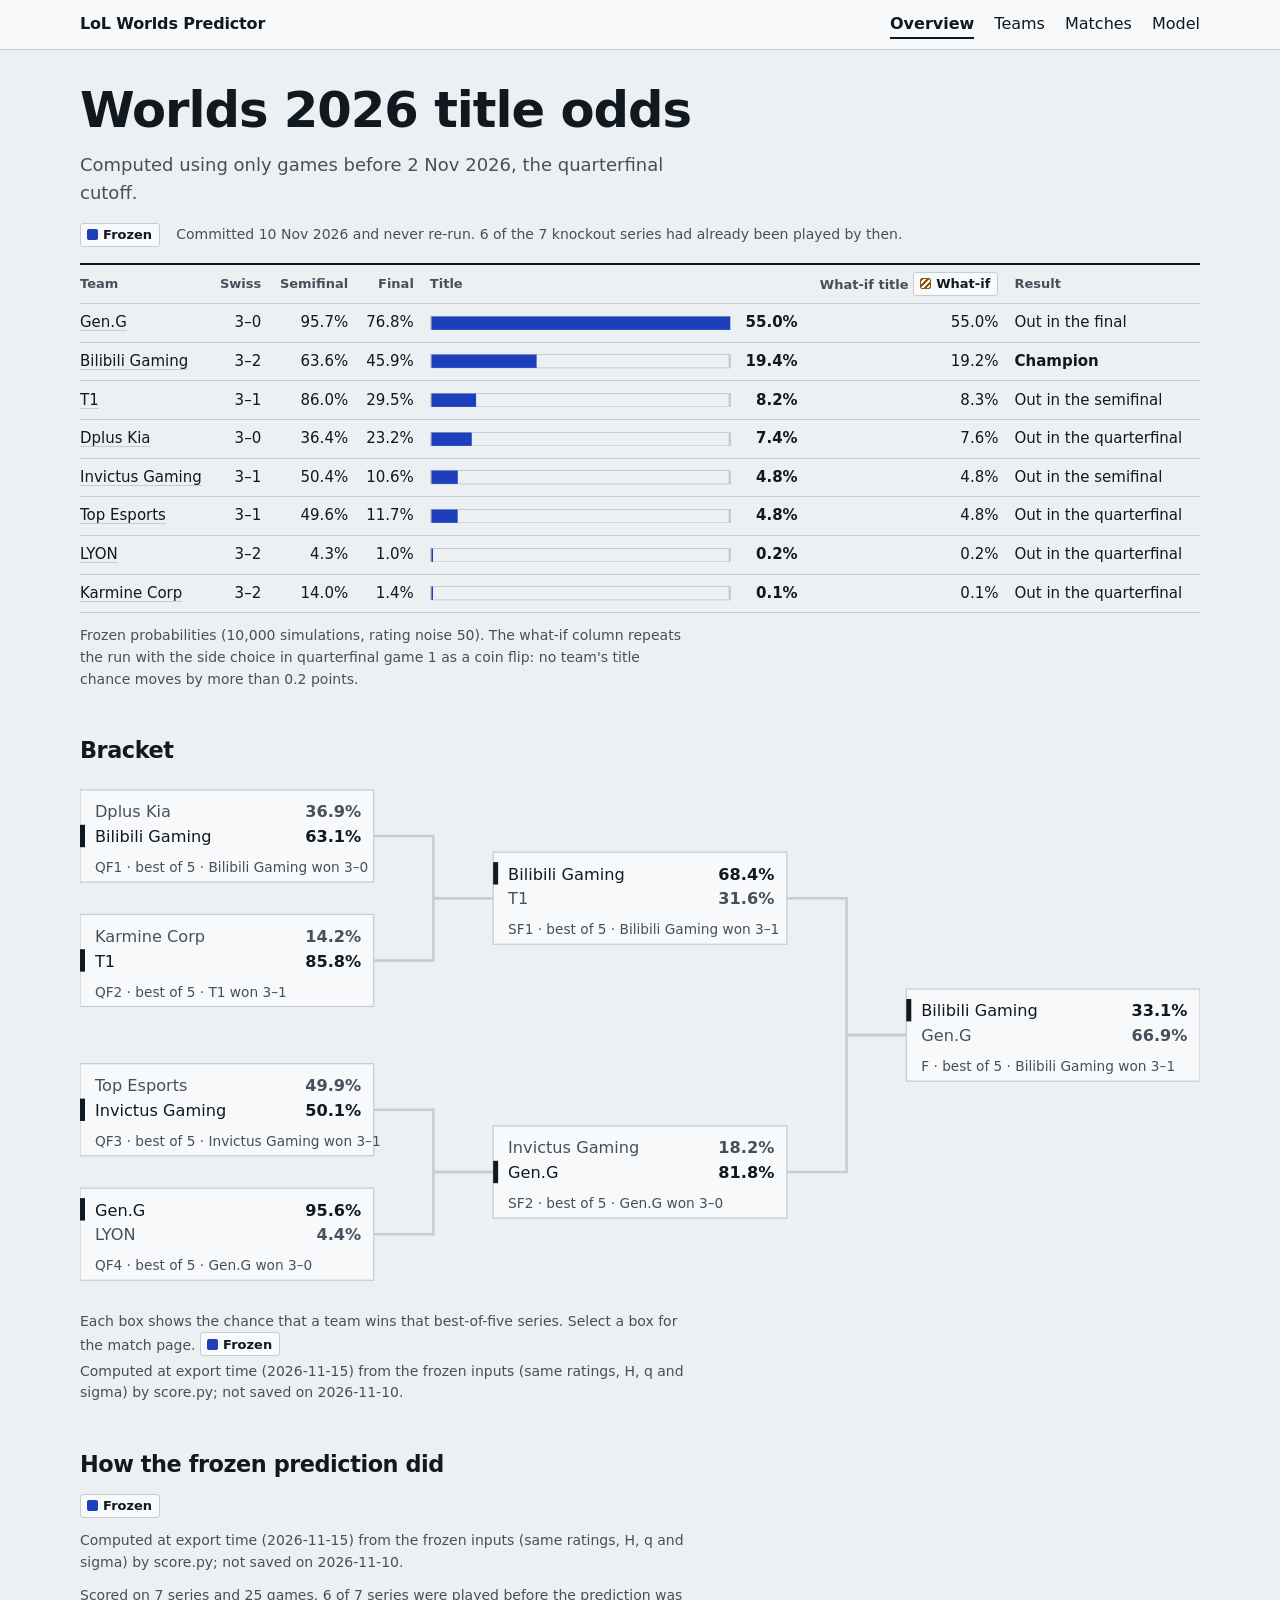
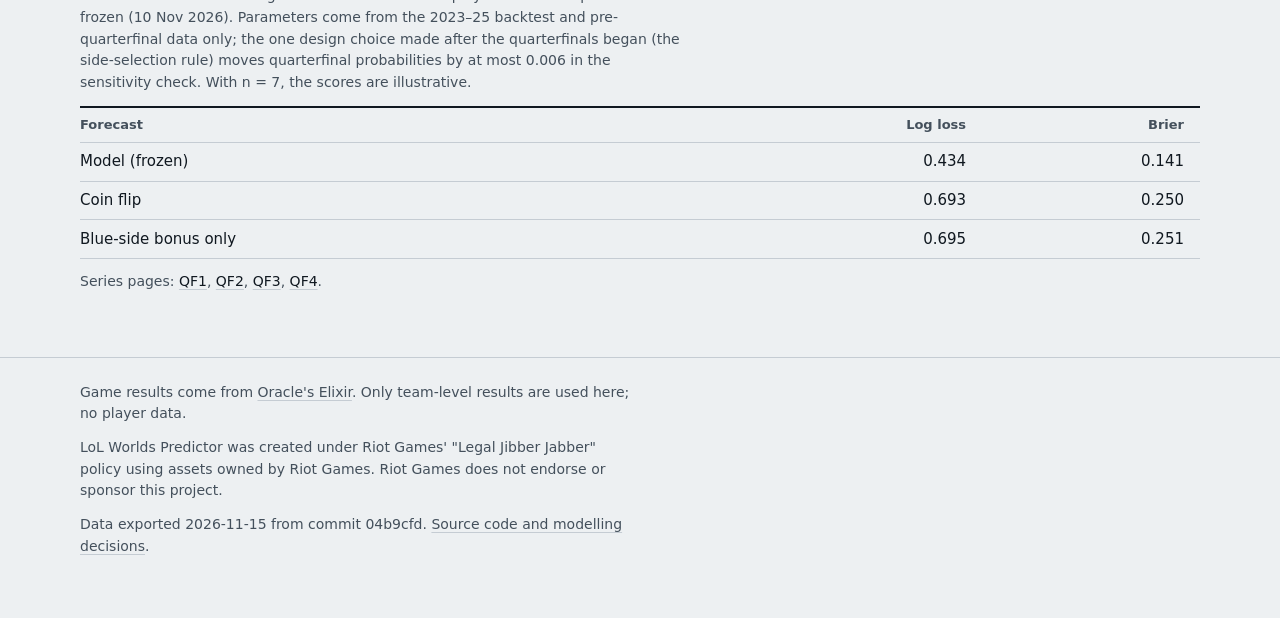
<file: site/index.html>
<!doctype html>
<html lang="en">
<head>
<meta charset="utf-8">
<meta name="viewport" content="width=device-width, initial-scale=1">
<title>LoL Worlds Predictor</title>
<link rel="stylesheet" href="css/style.css">
<script type="module" src="js/overview.mjs"></script>
</head>
<body>
<main id="main" tabindex="-1"><noscript><div class="wrap"><p>This site needs JavaScript to draw its charts and tables.</p></div></noscript></main>
</body>
</html>
</file>
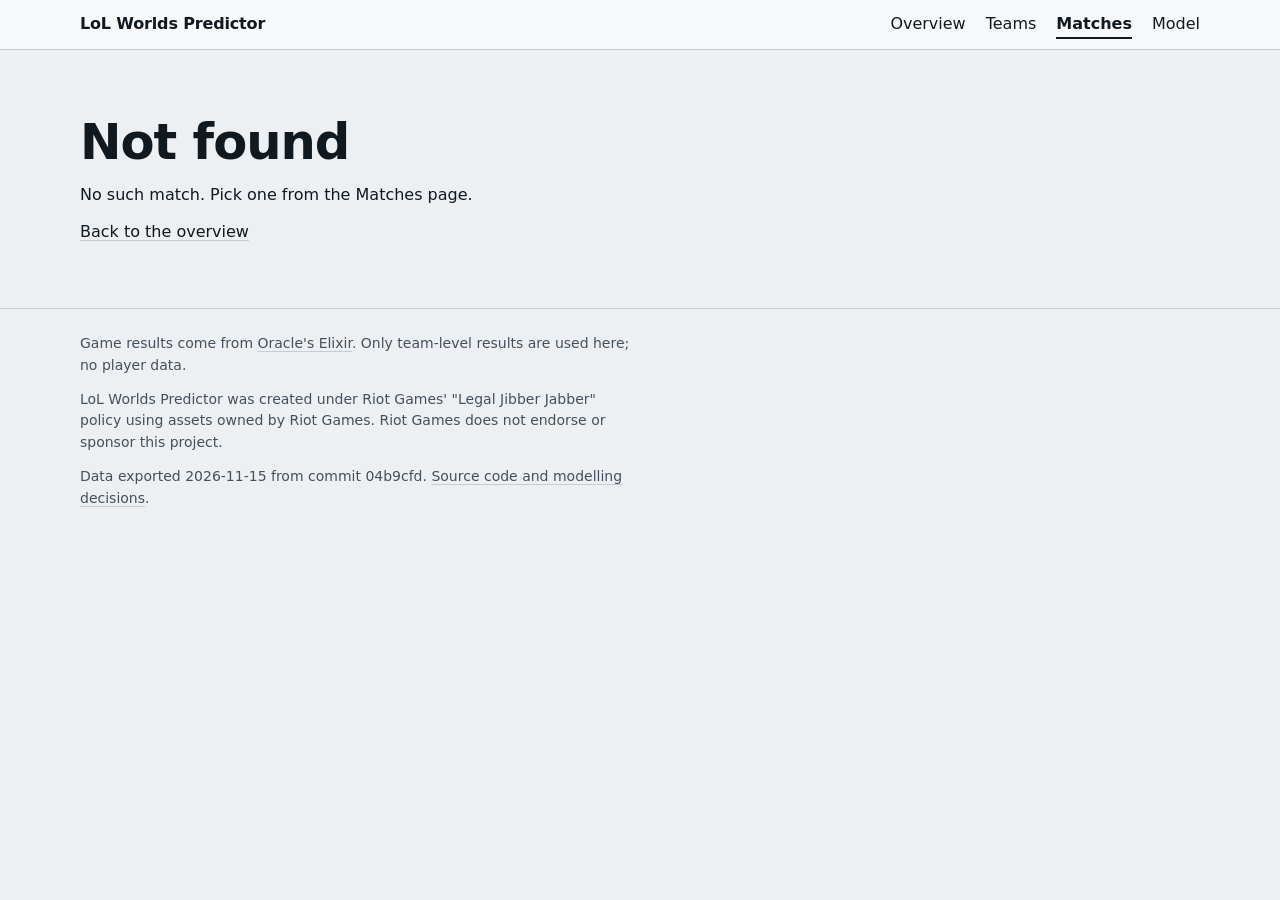
<file: site/match.html>
<!doctype html>
<html lang="en">
<head>
<meta charset="utf-8">
<meta name="viewport" content="width=device-width, initial-scale=1">
<title>LoL Worlds Predictor</title>
<link rel="stylesheet" href="css/style.css">
<script type="module" src="js/match.mjs"></script>
</head>
<body>
<main id="main" tabindex="-1"><noscript><div class="wrap"><p>This site needs JavaScript to draw its charts and tables.</p></div></noscript></main>
</body>
</html>
</file>
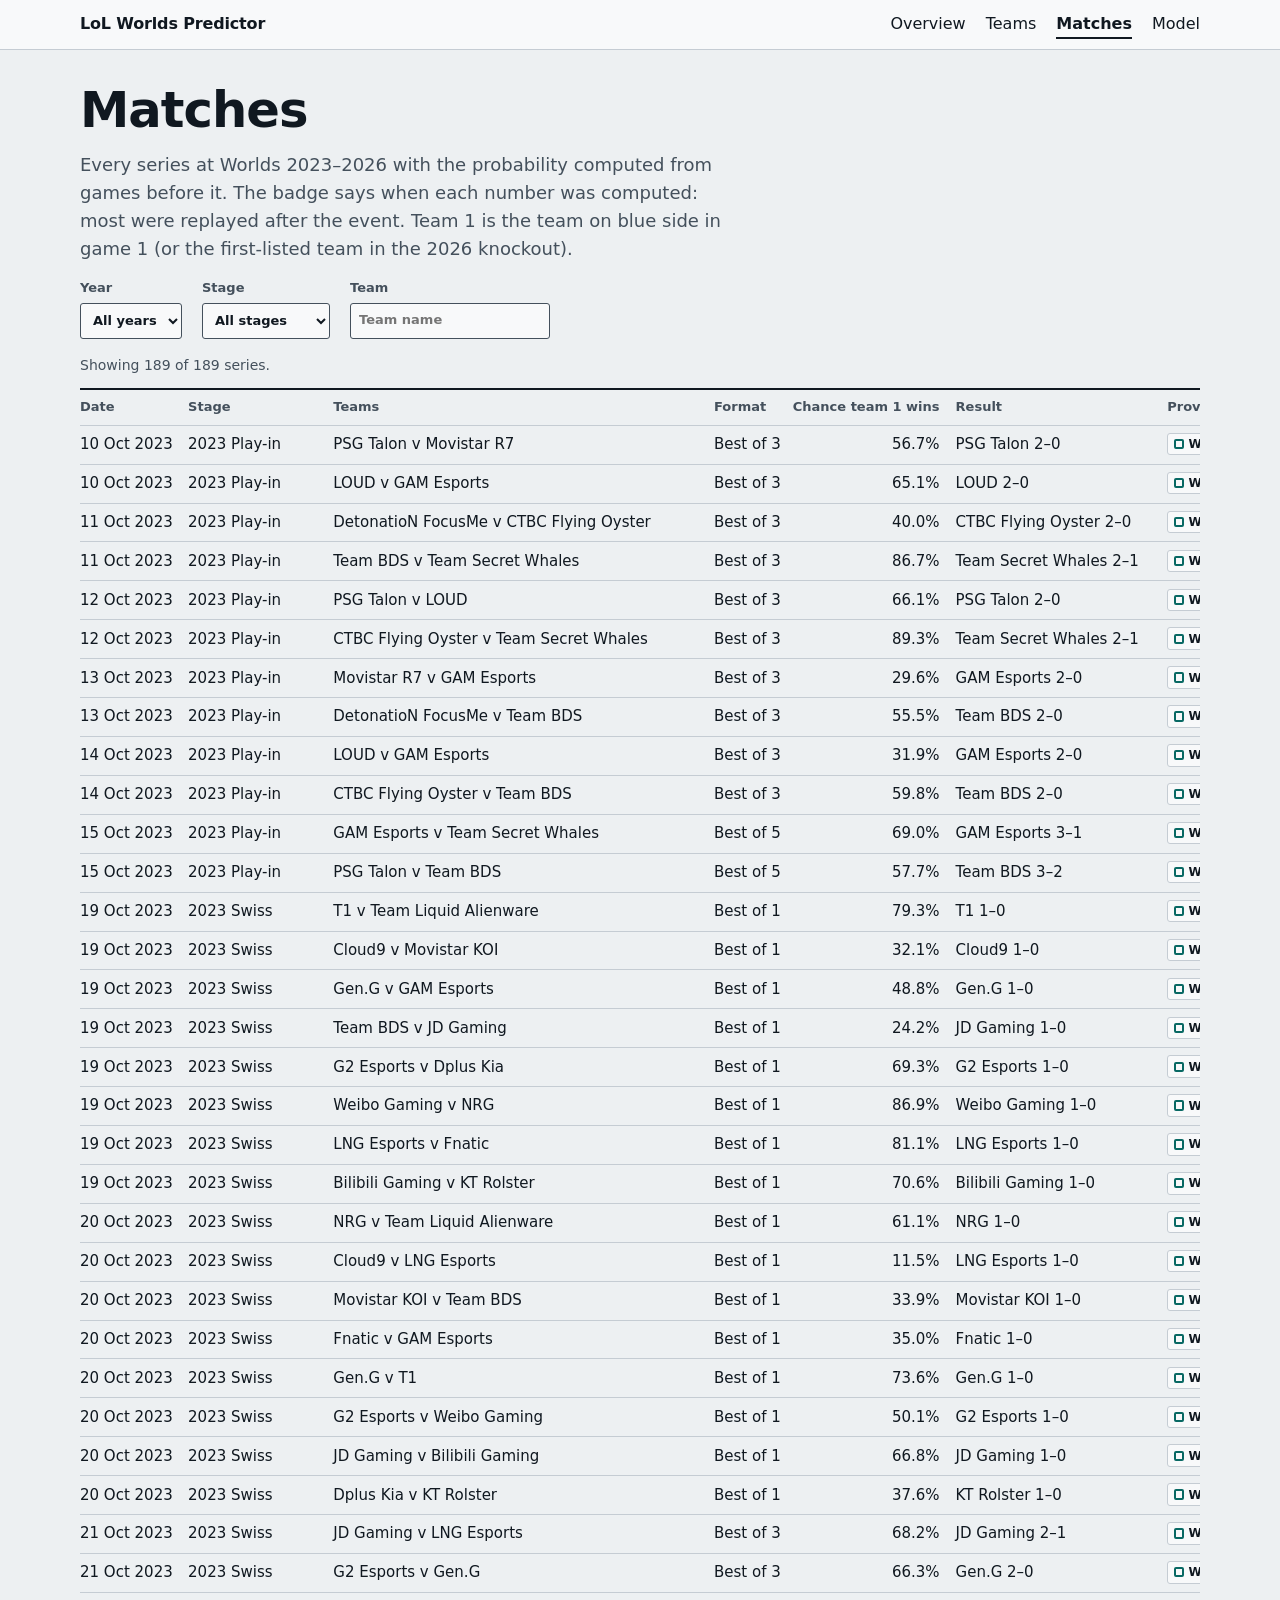
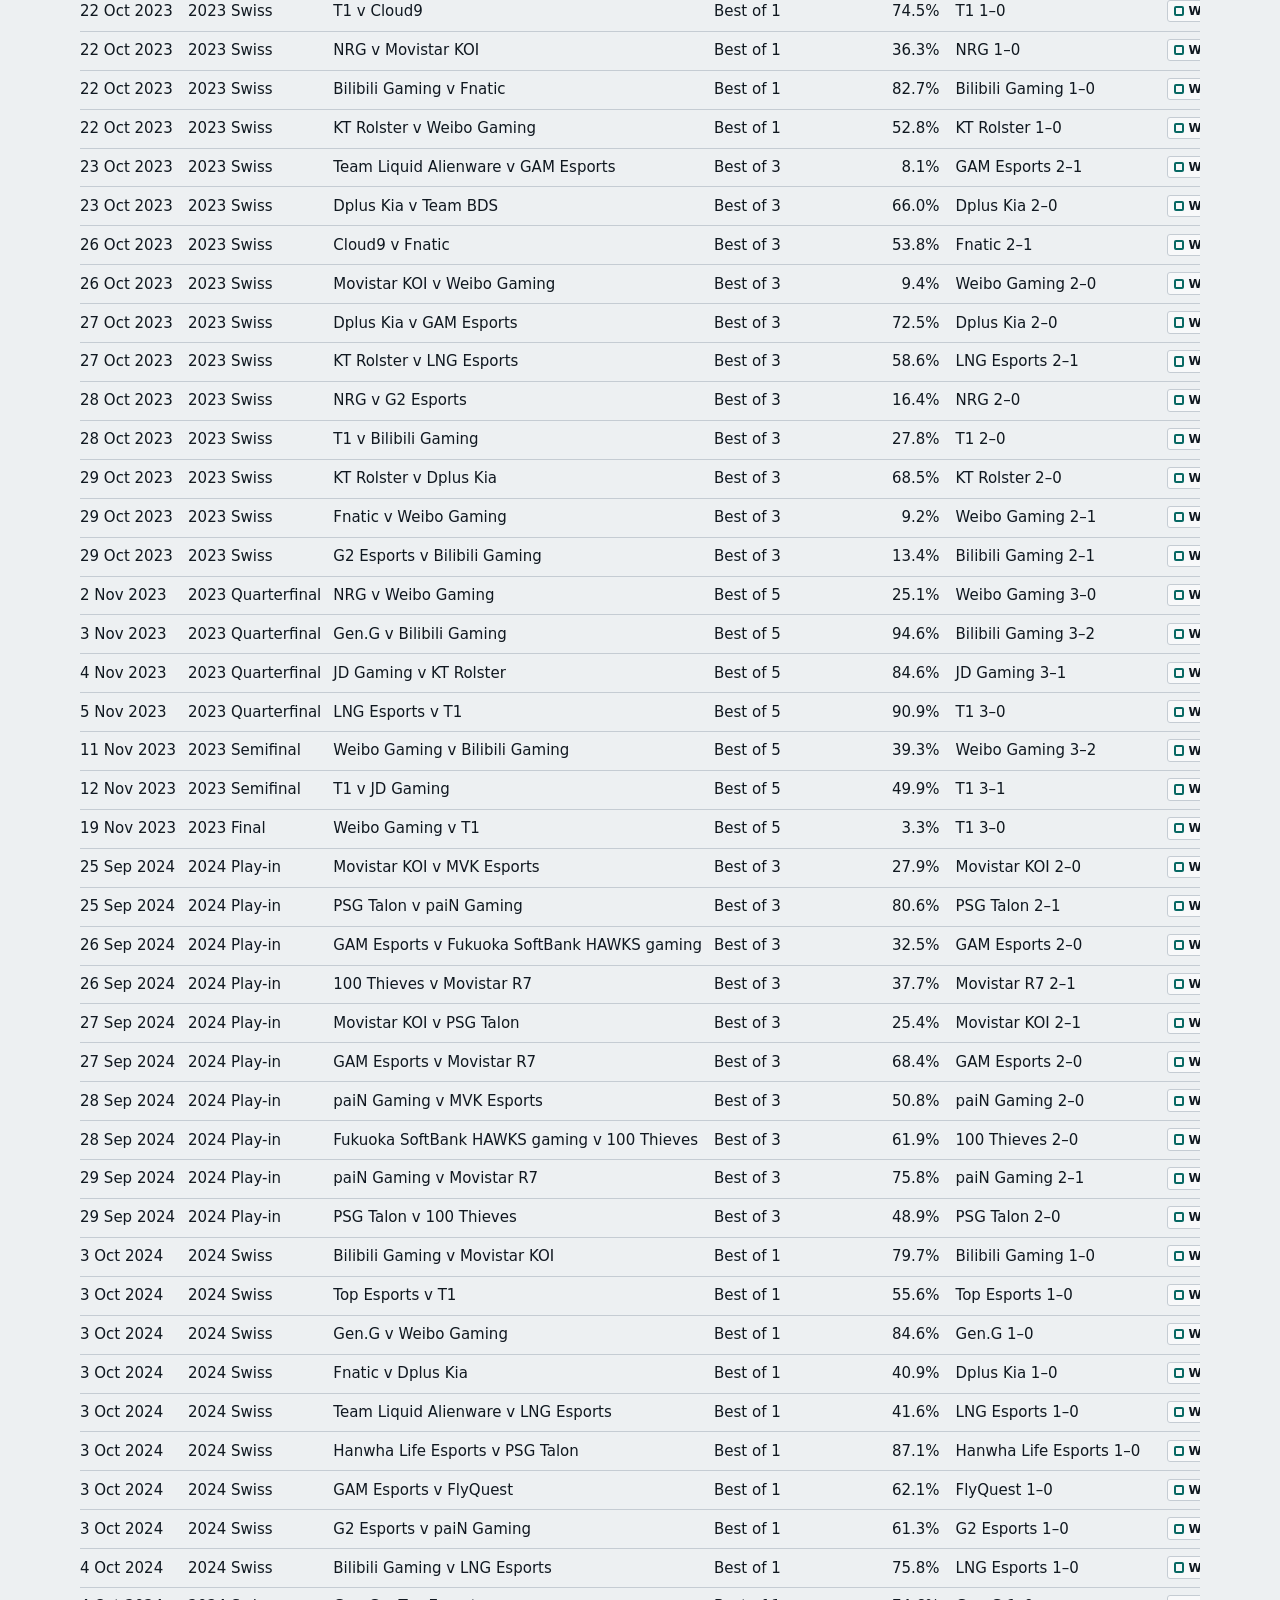
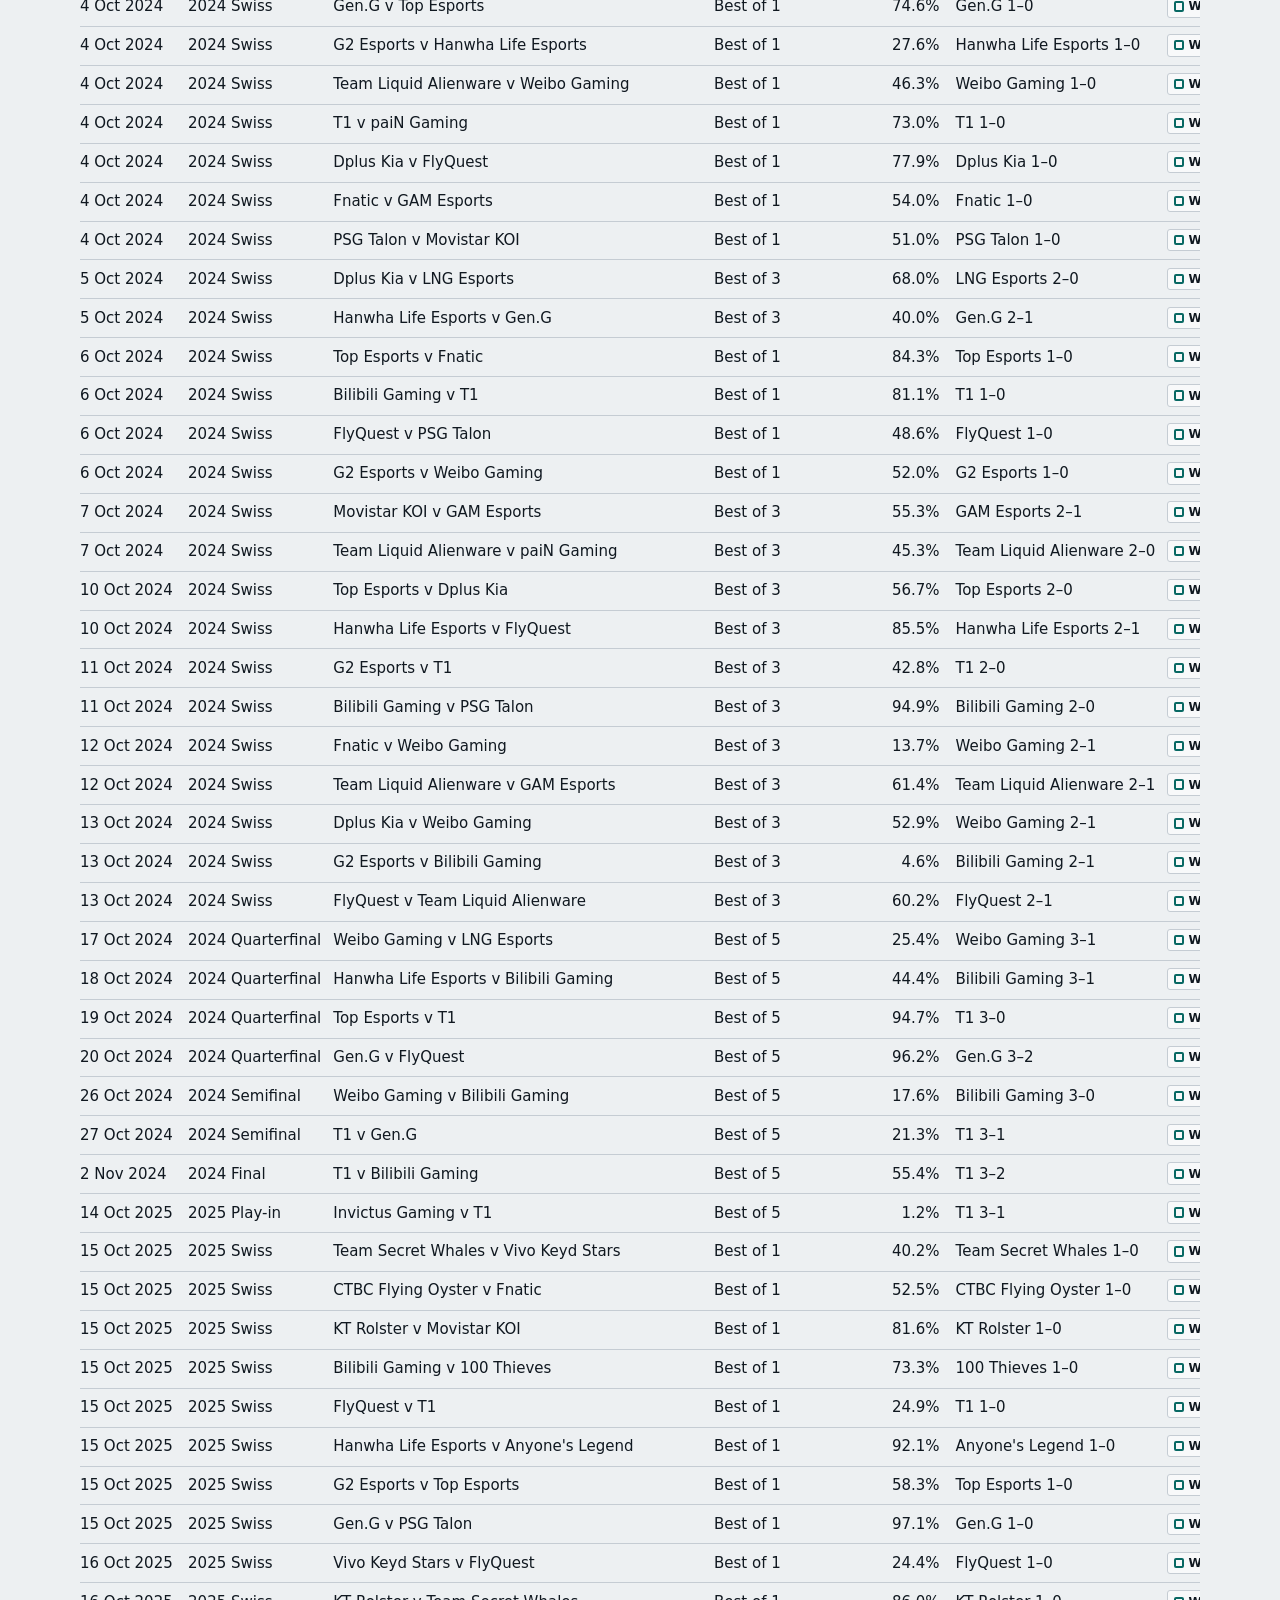
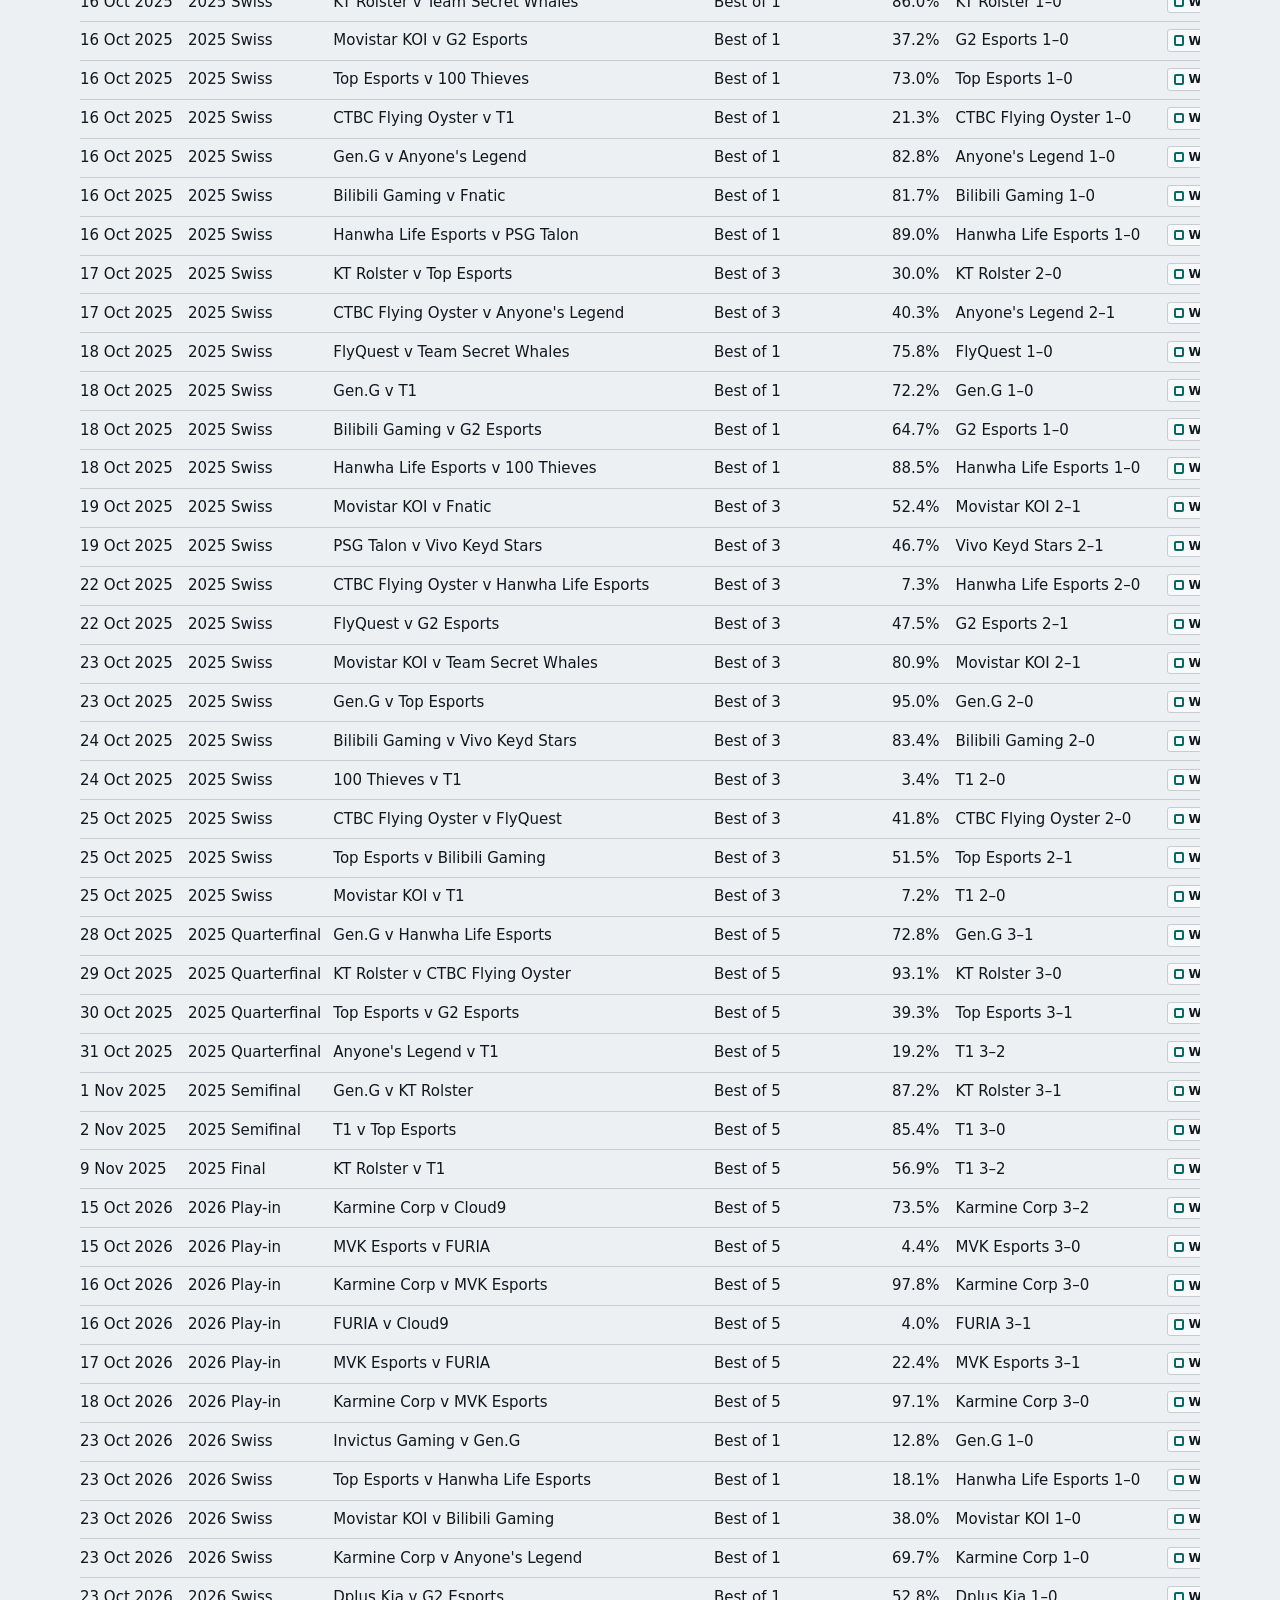
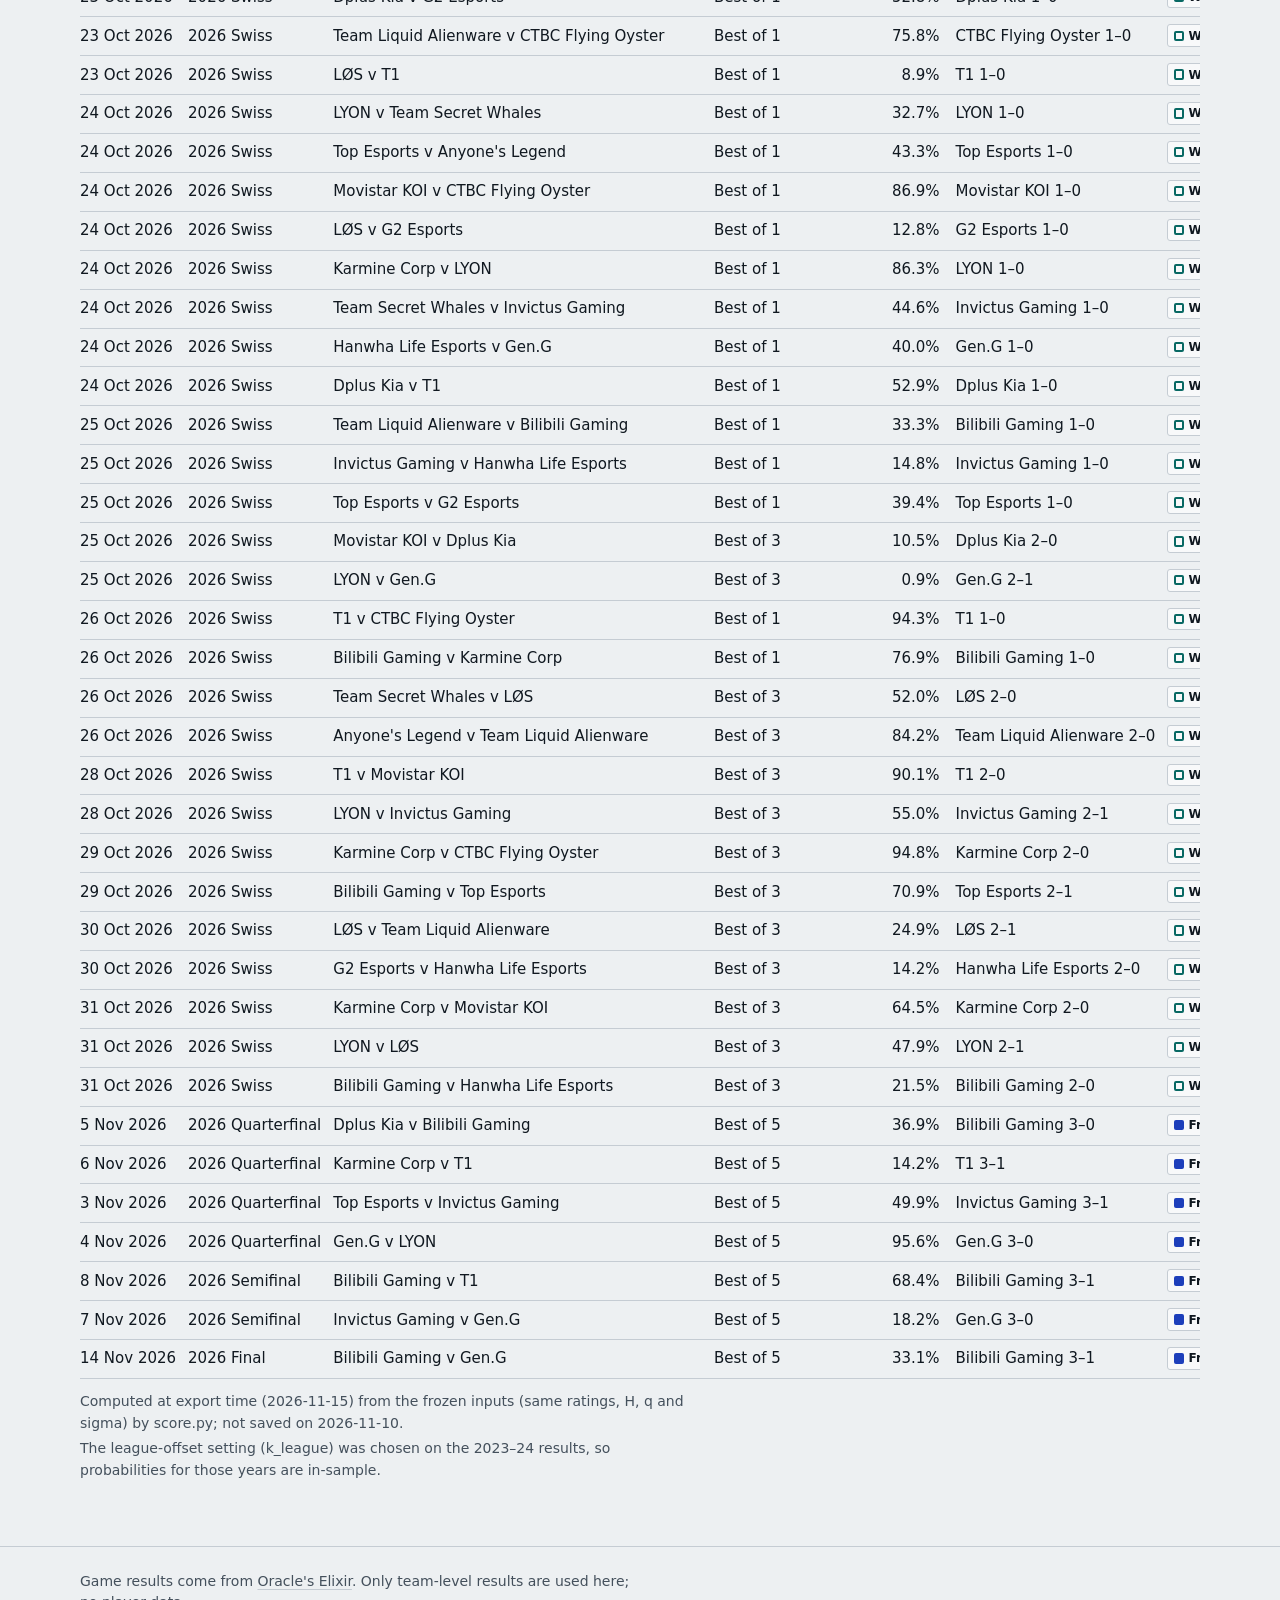
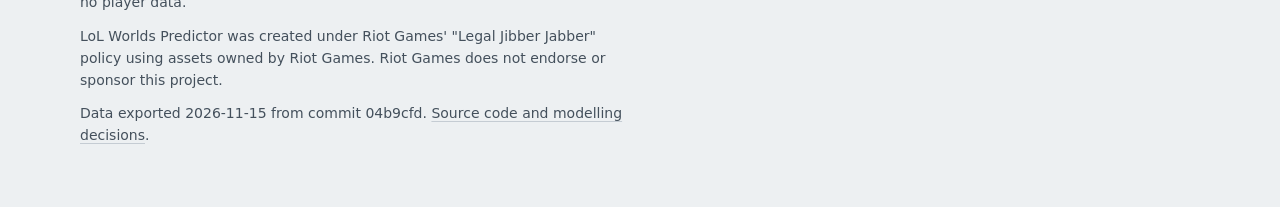
<file: site/matches.html>
<!doctype html>
<html lang="en">
<head>
<meta charset="utf-8">
<meta name="viewport" content="width=device-width, initial-scale=1">
<title>LoL Worlds Predictor</title>
<link rel="stylesheet" href="css/style.css">
<script type="module" src="js/matches.mjs"></script>
</head>
<body>
<main id="main" tabindex="-1"><noscript><div class="wrap"><p>This site needs JavaScript to draw its charts and tables.</p></div></noscript></main>
</body>
</html>
</file>
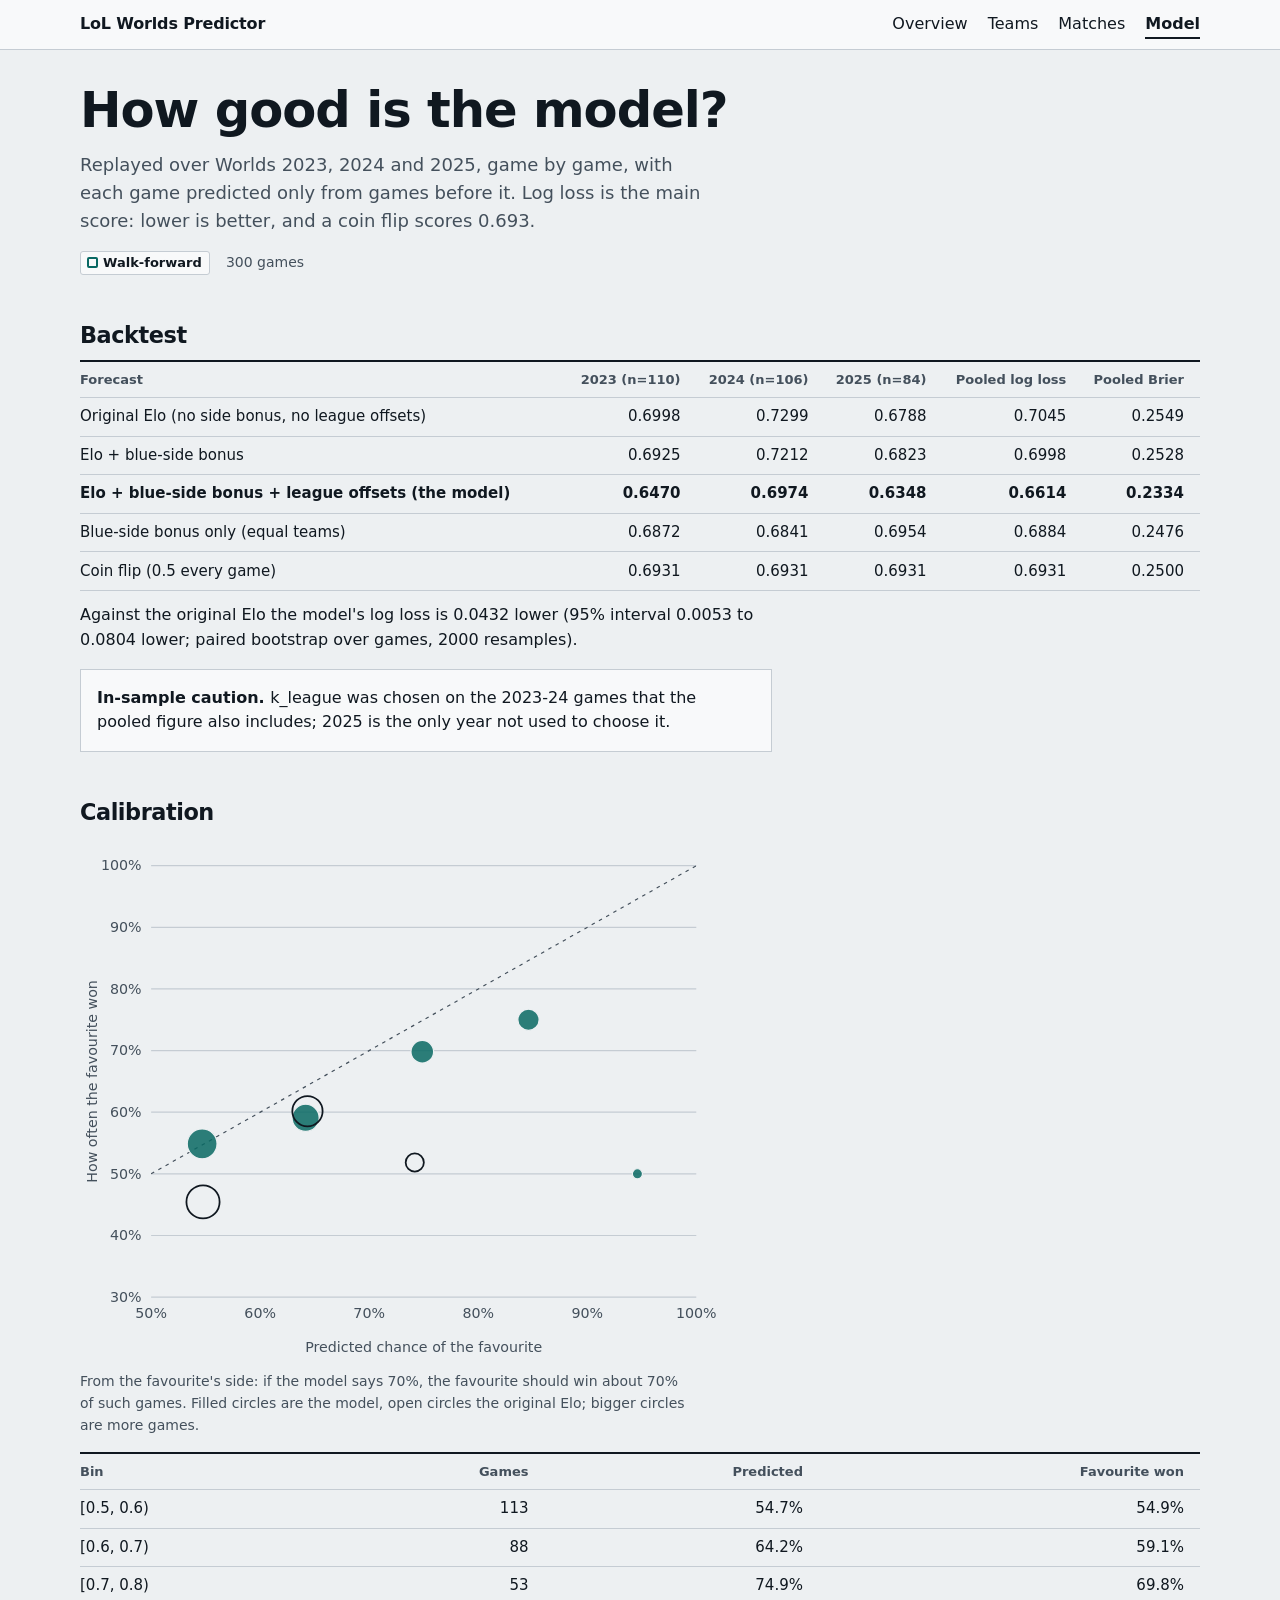
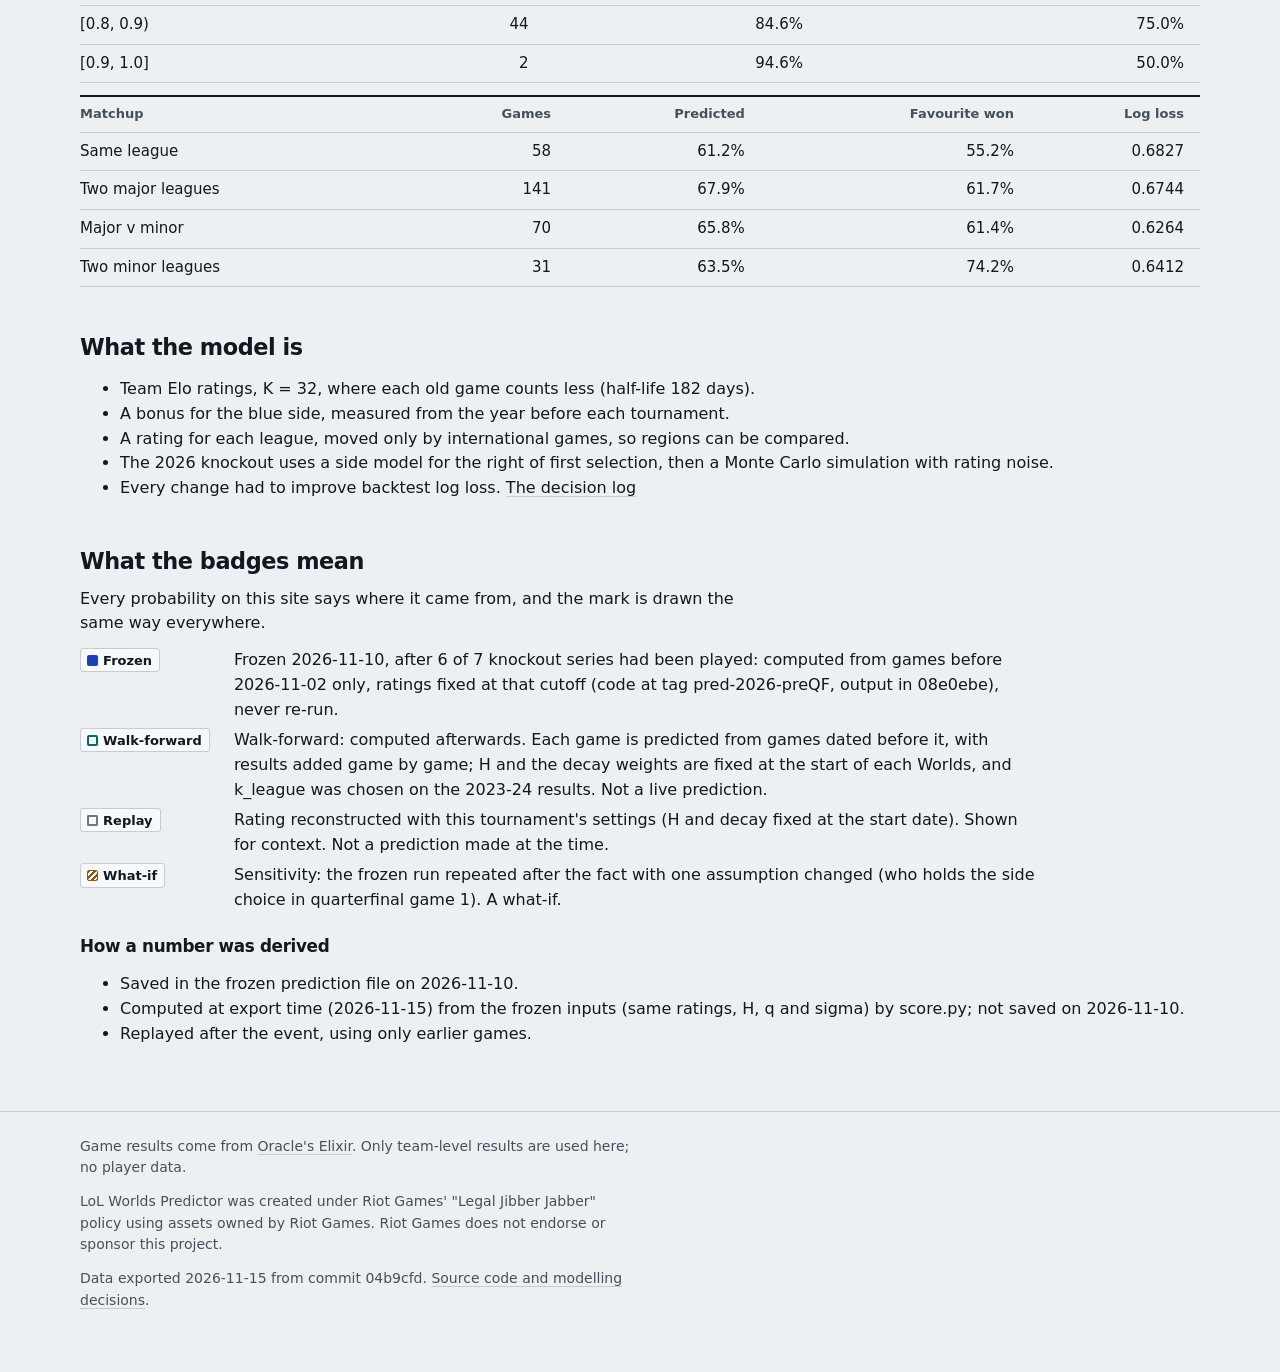
<file: site/model.html>
<!doctype html>
<html lang="en">
<head>
<meta charset="utf-8">
<meta name="viewport" content="width=device-width, initial-scale=1">
<title>LoL Worlds Predictor</title>
<link rel="stylesheet" href="css/style.css">
<script type="module" src="js/model.mjs"></script>
</head>
<body>
<main id="main" tabindex="-1"><noscript><div class="wrap"><p>This site needs JavaScript to draw its charts and tables.</p></div></noscript></main>
</body>
</html>
</file>
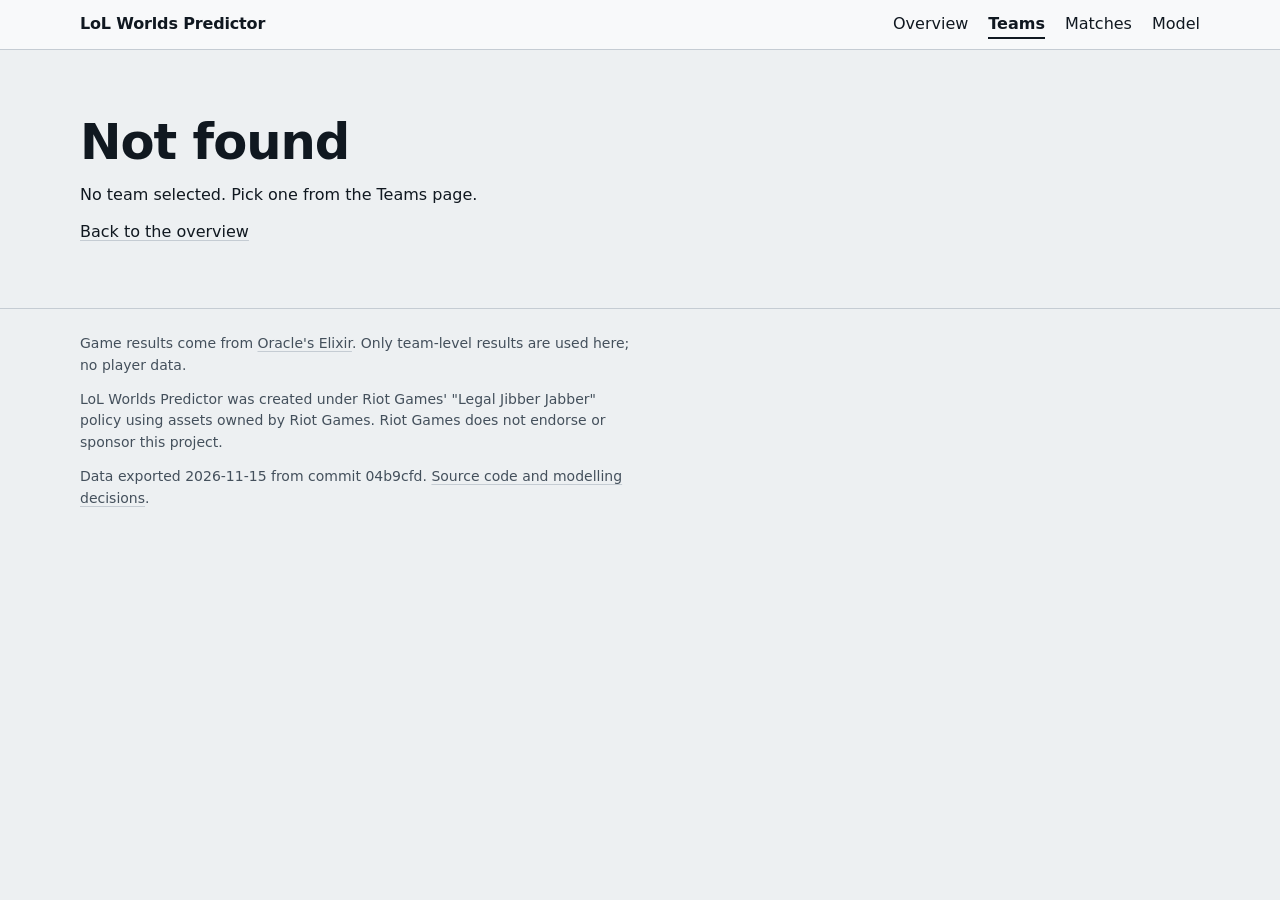
<file: site/team.html>
<!doctype html>
<html lang="en">
<head>
<meta charset="utf-8">
<meta name="viewport" content="width=device-width, initial-scale=1">
<title>LoL Worlds Predictor</title>
<link rel="stylesheet" href="css/style.css">
<script type="module" src="js/team.mjs"></script>
</head>
<body>
<main id="main" tabindex="-1"><noscript><div class="wrap"><p>This site needs JavaScript to draw its charts and tables.</p></div></noscript></main>
</body>
</html>
</file>
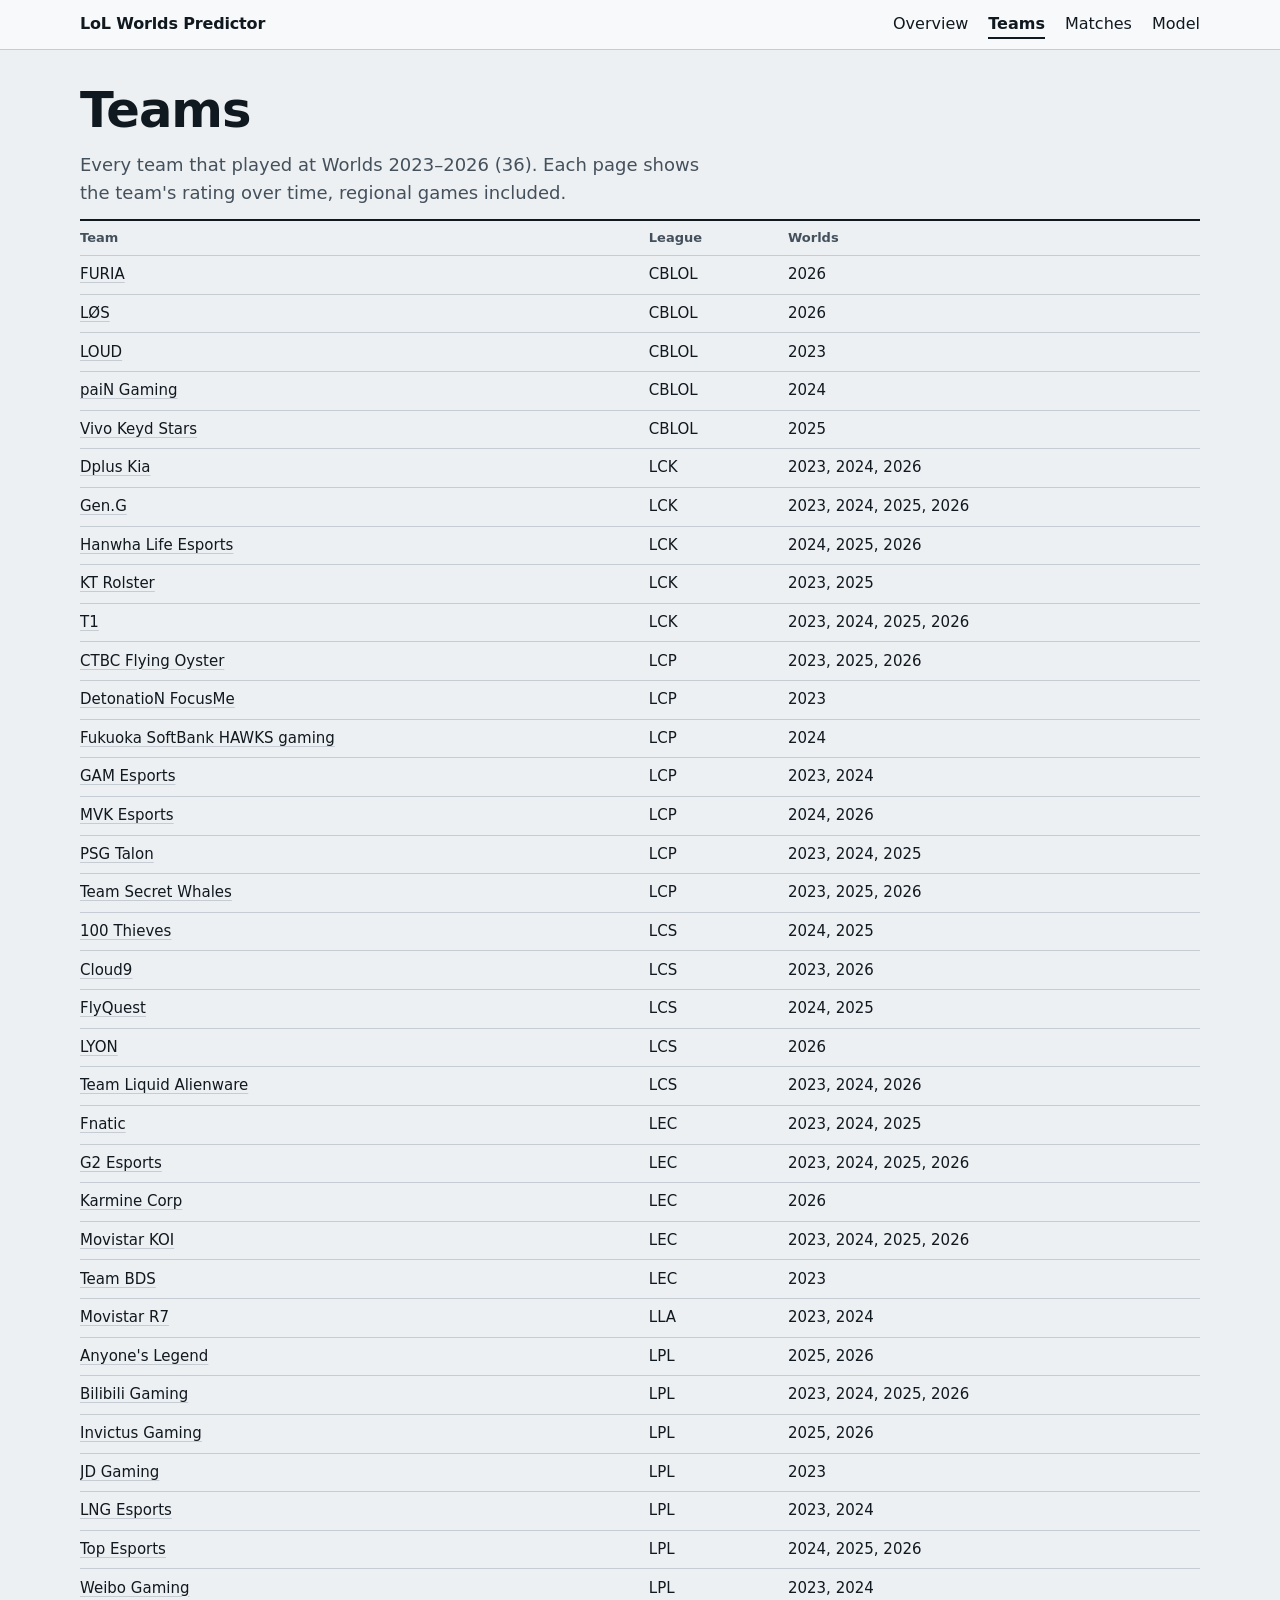
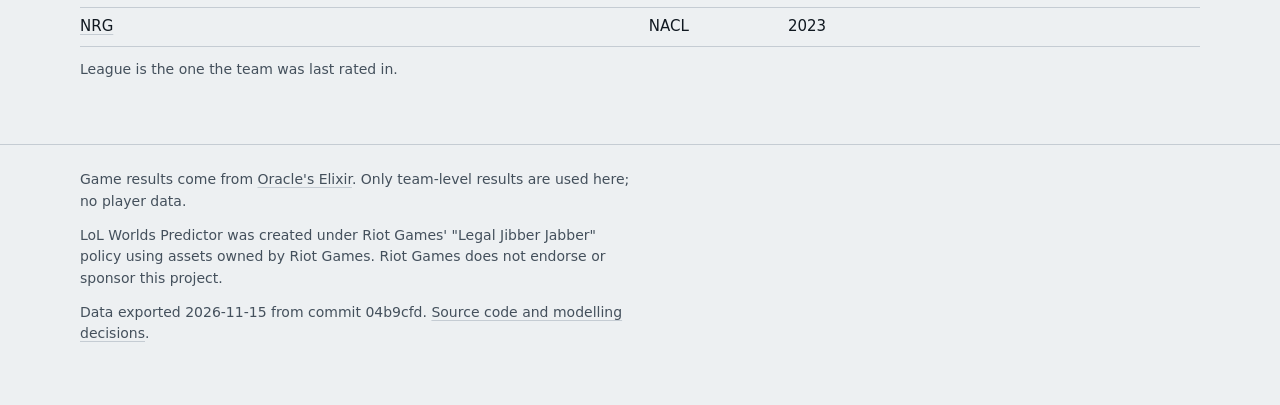
<file: site/teams.html>
<!doctype html>
<html lang="en">
<head>
<meta charset="utf-8">
<meta name="viewport" content="width=device-width, initial-scale=1">
<title>LoL Worlds Predictor</title>
<link rel="stylesheet" href="css/style.css">
<script type="module" src="js/teams.mjs"></script>
</head>
<body>
<main id="main" tabindex="-1"><noscript><div class="wrap"><p>This site needs JavaScript to draw its charts and tables.</p></div></noscript></main>
</body>
</html>
</file>
<file: site/css/style.css>
/* Forecast ledger. One rule runs through the whole file: provenance is drawn the same way
   everywhere (badge swatch, chart line, bar):
   frozen = solid, walk-forward = outline, replay = dashed, what-if = hatched. */

:root {
  --paper: #edf0f2;
  --surface: #f8f9fa;
  --ink: #101820;
  --ink-2: #44505c;
  --rule: #c5ccd3;
  --frozen: #1d3fbb;
  --walk: #086863;
  --replay: #6b7785;
  --whatif: #8f5412;
  --hit: #101820;
  --focus: #1d3fbb;
  --sans: system-ui, -apple-system, "Segoe UI", Roboto, "Helvetica Neue", Arial, sans-serif;
  --gutter: 16px;
  color-scheme: light dark;
}

@media (prefers-color-scheme: dark) {
  :root {
    --paper: #0f151b;
    --surface: #161e26;
    --ink: #e8edf1;
    --ink-2: #a9b4be;
    --rule: #2b3743;
    --frozen: #8fa8ff;
    --walk: #4fd1c5;
    --replay: #8b98a5;
    --whatif: #e0a458;
    --hit: #e8edf1;
    --focus: #8fa8ff;
  }
}

* {
  box-sizing: border-box;
}

html {
  -webkit-text-size-adjust: 100%;
}

body {
  margin: 0;
  background: var(--paper);
  color: var(--ink);
  font: 1rem/1.55 var(--sans);
  font-variant-numeric: tabular-nums;
}

.wrap {
  max-width: 72rem;
  margin: 0 auto;
  padding: 0 var(--gutter);
}

a {
  color: var(--ink);
  text-decoration-color: var(--rule);
  text-underline-offset: 0.2em;
}
a:hover {
  text-decoration-color: currentColor;
}

:focus-visible {
  outline: 3px solid var(--focus);
  outline-offset: 2px;
}

.skip {
  position: absolute;
  left: -999px;
  top: 0;
  background: var(--ink);
  color: var(--paper);
  padding: 0.5rem 1rem;
  z-index: 10;
}
.skip:focus {
  left: 0;
}

/* header and footer */
header.site {
  border-bottom: 1px solid var(--rule);
  background: var(--surface);
}
header.site .bar {
  display: flex;
  flex-wrap: wrap;
  align-items: baseline;
  justify-content: space-between;
  gap: 0.25rem 1.5rem;
  padding-top: 0.75rem;
  padding-bottom: 0.75rem;
}
.brand {
  font-weight: 800;
  letter-spacing: -0.01em;
  text-decoration: none;
}
nav a {
  margin-right: 1.25rem;
  text-decoration: none;
  padding: 0.25rem 0;
  border-bottom: 2px solid transparent;
}
nav a:last-child {
  margin-right: 0;
}
nav a[aria-current="page"] {
  border-bottom-color: var(--ink);
  font-weight: 650;
}
footer.site {
  margin-top: 4rem;
  border-top: 1px solid var(--rule);
  padding: 1.5rem 0 3rem;
  color: var(--ink-2);
  font-size: 0.875rem;
}
footer.site a {
  color: var(--ink-2);
}
footer.site p {
  max-width: 62ch;
  margin: 0 0 0.75rem;
}

/* type */
h1,
h2,
h3 {
  line-height: 1.15;
  letter-spacing: -0.02em;
  margin: 0;
}
h1 {
  font-size: clamp(1.9rem, 4.5vw + 0.5rem, 3.1rem);
  font-weight: 800;
  max-width: 20ch;
}
h2 {
  font-size: 1.4rem;
  font-weight: 750;
  margin: 3rem 0 0.75rem;
}
h3 {
  font-size: 1.05rem;
  font-weight: 700;
  margin: 1.5rem 0 0.5rem;
}
p {
  max-width: 68ch;
  margin: 0.75rem 0;
}
.lede {
  font-size: 1.125rem;
  color: var(--ink-2);
  max-width: 56ch;
}
.small,
.note {
  font-size: 0.875rem;
  color: var(--ink-2);
}
.note {
  margin: 0.25rem 0 0;
}
main {
  padding-top: 2rem;
}
main > .wrap > h1 + .lede {
  margin-top: 0.75rem;
}
.head {
  display: flex;
  flex-wrap: wrap;
  align-items: center;
  gap: 0.5rem 1rem;
  margin-top: 1rem;
}
.error {
  padding-top: 2rem;
}

/* provenance badge: the swatch is the mark */
.badge {
  display: inline-flex;
  align-items: center;
  gap: 0.4em;
  padding: 0.1em 0.55em 0.1em 0.45em;
  border: 1px solid var(--rule);
  border-radius: 3px;
  background: var(--surface);
  color: var(--ink);
  font-size: 0.8125rem;
  font-weight: 600;
  line-height: 1.5;
  text-decoration: none;
  white-space: nowrap;
}
.badge:hover {
  border-color: var(--ink-2);
}
.swatch {
  width: 0.85em;
  height: 0.85em;
  border-radius: 2px;
  flex: none;
}
.prov-frozen .swatch {
  background: var(--frozen);
}
.prov-walk_forward .swatch {
  border: 2px solid var(--walk);
}
.prov-replay .swatch {
  border: 2px dashed var(--replay);
}
.prov-sensitivity .swatch {
  background: repeating-linear-gradient(135deg, var(--whatif) 0 2px, transparent 2px 4px);
  border: 1px solid var(--whatif);
}

/* tables */
.scroll {
  overflow-x: auto;
  margin: 0.75rem 0;
  border-top: 2px solid var(--ink);
}
table {
  border-collapse: collapse;
  width: 100%;
  font-size: 0.9375rem;
}
caption {
  text-align: left;
  font-weight: 650;
  padding: 0.5rem 0;
  caption-side: top;
}
th,
td {
  padding: 0.45rem 0.75rem 0.45rem 0;
  text-align: left;
  border-bottom: 1px solid var(--rule);
  vertical-align: middle;
  white-space: nowrap;
}
th {
  font-weight: 650;
  color: var(--ink-2);
  font-size: 0.8125rem;
  white-space: nowrap;
}
td.num,
th.num {
  text-align: right;
  padding-right: 1rem;
  white-space: nowrap;
}
tr.model td {
  font-weight: 700;
}
td .badge {
  font-size: 0.75rem;
}
.muted {
  color: var(--ink-2);
}
.won {
  font-weight: 750;
}
.pending {
  color: var(--ink-2);
  font-style: italic;
}

/* bars */
.bar-cell {
  min-width: 9rem;
  width: 28%;
}
svg.bar {
  display: block;
  width: 100%;
  height: 0.9rem;
}
svg.bar .track {
  fill: none;
  stroke: var(--rule);
}
svg.bar .fill.prov-frozen {
  fill: var(--frozen);
}
svg.bar .fill.prov-walk_forward {
  fill: var(--paper);
  stroke: var(--walk);
  stroke-width: 2;
}
svg.bar .fill.prov-sensitivity {
  fill: url(#hatch);
  stroke: var(--whatif);
}

/* charts */
figure {
  margin: 1rem 0;
}
figcaption {
  font-size: 0.875rem;
  color: var(--ink-2);
  margin-top: 0.5rem;
  max-width: 68ch;
}
.chart {
  overflow-x: auto;
}
.chart svg {
  display: block;
  min-width: 56rem;
  width: 100%;
  height: auto;
}
svg text {
  fill: var(--ink-2);
  font: 12px var(--sans);
}
svg .grid {
  stroke: var(--rule);
  stroke-width: 1;
}
svg .axis-label {
  font-size: 12px;
}
svg .line {
  fill: none;
  stroke-width: 2;
  stroke-linejoin: round;
}
svg .line.prov-walk_forward {
  stroke: var(--walk);
}
svg .line.prov-replay {
  stroke: var(--replay);
  stroke-dasharray: 4 4;
  stroke-width: 1.5;
}
svg .start-line {
  stroke: var(--ink-2);
  stroke-width: 1;
}
svg .start-label {
  fill: var(--ink);
  font-weight: 650;
}
svg .dot {
  fill: var(--paper);
  stroke: var(--walk);
  stroke-width: 2;
}
svg a:focus-visible .dot,
svg a:hover .dot {
  fill: var(--walk);
}
svg .frozen-mark {
  fill: var(--frozen);
}
svg .frozen-label {
  fill: var(--frozen);
  font-weight: 650;
}
svg .diag {
  stroke: var(--ink-2);
  stroke-dasharray: 3 4;
}
svg .pt-model {
  fill: var(--walk);
  fill-opacity: 0.85;
  stroke: var(--paper);
}
svg .pt-base {
  fill: none;
  stroke: var(--ink);
  stroke-width: 1.5;
}

/* bracket */
.bracket a {
  text-decoration: none;
}
.bracket .box {
  fill: var(--surface);
  stroke: var(--rule);
}
.bracket a:hover .box,
.bracket a:focus-visible .box {
  stroke: var(--ink);
  stroke-width: 2;
}
.bracket .conn {
  fill: none;
  stroke: var(--rule);
  stroke-width: 2;
}
.bracket text {
  fill: var(--ink);
  font-size: 13px;
}
.bracket .p {
  font-weight: 700;
}
.bracket .meta {
  fill: var(--ink-2);
  font-size: 11px;
}
.bracket .winner-bar {
  fill: var(--hit);
}
.bracket .lost text {
  fill: var(--ink-2);
}

/* match page */
.versus {
  display: grid;
  grid-template-columns: 1fr auto 1fr;
  align-items: center;
  gap: 1rem;
  margin: 1.5rem 0 0.5rem;
}
.versus .team {
  font-size: clamp(1.25rem, 3vw, 1.9rem);
  font-weight: 800;
  letter-spacing: -0.02em;
  line-height: 1.15;
}
.versus .team.b {
  text-align: right;
}
.versus .vs {
  color: var(--ink-2);
  font-size: 0.875rem;
}
.probbar {
  display: flex;
  height: 2.25rem;
  border: 1px solid var(--rule);
}
.probbar span {
  display: block;
}
.probbar .a {
  background: var(--frozen);
}
.probbar.prov-walk_forward .a {
  background: var(--paper);
  box-shadow: inset 0 0 0 2px var(--walk);
}
.problabels {
  display: flex;
  justify-content: space-between;
  gap: 1rem;
  margin-top: 0.35rem;
  font-weight: 750;
}
.problabels .b {
  text-align: right;
}
dl.facts {
  display: grid;
  grid-template-columns: max-content 1fr;
  gap: 0.35rem 1.5rem;
  margin: 0.75rem 0;
  max-width: 60rem;
}
dl.facts dt {
  color: var(--ink-2);
  font-size: 0.875rem;
}
dl.facts dd {
  margin: 0;
}
.panel {
  background: var(--surface);
  border: 1px solid var(--rule);
  padding: 0.75rem 1rem;
  margin: 1rem 0;
  max-width: 68ch;
}
.panel p {
  margin: 0.25rem 0;
}

/* forms */
.filters {
  display: flex;
  flex-wrap: wrap;
  gap: 0.75rem 1.25rem;
  align-items: end;
  margin: 1rem 0;
}
.filters label {
  display: grid;
  gap: 0.25rem;
  font-size: 0.8125rem;
  color: var(--ink-2);
  font-weight: 600;
}
select,
input[type="search"] {
  font: inherit;
  color: var(--ink);
  background: var(--surface);
  border: 1px solid var(--ink-2);
  border-radius: 3px;
  padding: 0.35rem 0.5rem;
  min-height: 2.25rem;
}

details {
  margin: 1rem 0;
}
summary {
  cursor: pointer;
  font-weight: 650;
}
.legend {
  display: flex;
  flex-wrap: wrap;
  gap: 0.5rem 0.75rem;
  margin: 0.5rem 0;
}

@media (max-width: 40rem) {
  .versus {
    grid-template-columns: 1fr;
    gap: 0.25rem;
  }
  .versus .team.b {
    text-align: left;
  }
  dl.facts {
    grid-template-columns: 1fr;
    gap: 0;
  }
  dl.facts dd {
    margin-bottom: 0.5rem;
  }
}

@media (prefers-reduced-motion: no-preference) {
  .badge,
  svg .dot {
    transition: border-color 0.15s, fill 0.15s;
  }
}

.sr {
  position: absolute;
  width: 1px;
  height: 1px;
  overflow: hidden;
  clip-path: inset(50%);
  white-space: nowrap;
}

.chart.narrow svg {
  max-width: 40rem;
  min-width: 0;
}

/* a halo in the page colour keeps chart labels legible over lines */
svg .frozen-label,
svg .start-label {
  paint-order: stroke;
  stroke: var(--paper);
  stroke-width: 4px;
  stroke-linejoin: round;
}
</file>
